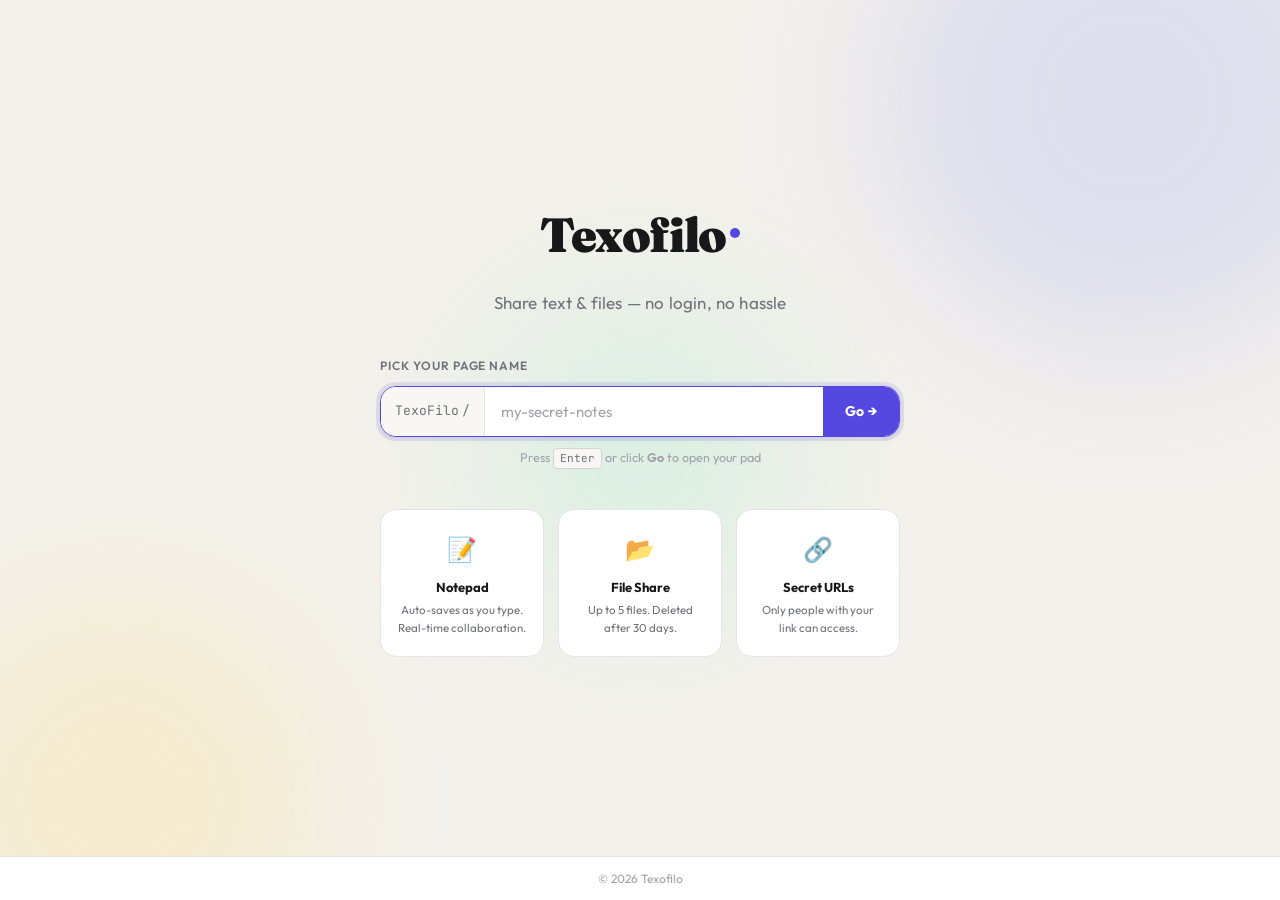
<file: index.html>
<!DOCTYPE html>
<html lang="en">
<head>
  <meta charset="UTF-8" />
  <meta name="viewport" content="width=device-width, initial-scale=1.0" />
  <title>Texofilo — Share text &amp; files</title>
  <meta name="description" content="The simplest way to share text and files online. No login required." />
  <meta name="theme-color" content="#F3F1EC" />
  <link rel="icon" type="image/svg+xml" href="data:image/svg+xml,%3Csvg xmlns='http://www.w3.org/2000/svg' viewBox='0 0 32 32'%3E%3Crect width='32' height='32' rx='8' fill='%2318181B'/%3E%3Ctext x='5' y='22' font-family='Georgia,serif' font-weight='900' font-size='16' fill='%23FFFFFF'%3ETx%3C/text%3E%3Ccircle cx='27' cy='9' r='3.5' fill='%235548E0'/%3E%3C/svg%3E" />
  <link rel="stylesheet" href="css/shared.css" />
  <link rel="stylesheet" href="css/index.css" />
</head>
<body>

  <!-- Background blobs -->
  <div class="bg-blobs" aria-hidden="true">
    <div class="blob blob-1"></div>
    <div class="blob blob-2"></div>
    <div class="blob blob-3"></div>
  </div>

  <main>
    <!-- Masthead -->
    <header class="site-header">
      <div class="logo-mark">
        <span class="logo-text">Texofilo</span>
        <div class="logo-dot"></div>
      </div>
      <p class="site-tagline">Share text &amp; files — no login, no hassle</p>
    </header>

    <!-- Search Form -->
    <div class="search-form-wrap">
      <label class="search-label" for="path-input">Pick your page name</label>
      <div class="search-row">
        <div class="search-prefix" aria-hidden="true">TexoFilo&thinsp;/</div>
        <input
          type="text"
          id="path-input"
          class="search-input"
          placeholder="my-secret-notes"
          autocomplete="off"
          autocorrect="off"
          autocapitalize="none"
          spellcheck="false"
          maxlength="64"
        />
        <button class="search-btn" id="go-btn" aria-label="Go to pad">Go →</button>
      </div>
      <p class="search-hint">
        Press <kbd>Enter</kbd> or click <strong>Go</strong> to open your pad
      </p>
    </div>

    <!-- Features -->
    <div class="features-row" aria-label="Features">
      <div class="feat-card">
        <div class="feat-emoji">📝</div>
        <div class="feat-name">Notepad</div>
        <div class="feat-desc">Auto-saves as you type. Real-time collaboration.</div>
      </div>
      <div class="feat-card">
        <div class="feat-emoji">📂</div>
        <div class="feat-name">File Share</div>
        <div class="feat-desc">Up to 5 files. Deleted after 30 days.</div>
      </div>
      <div class="feat-card">
        <div class="feat-emoji">🔗</div>
        <div class="feat-name">Secret URLs</div>
        <div class="feat-desc">Only people with your link can access.</div>
      </div>
    </div>
  </main>

  <footer>
    <span>© 2026 Texofilo</span>
  </footer>

  <div id="toast"></div>

  <script type="module" src="js/index.js"></script>
</body>
</html>
</file>
<file: css/shared.css>
/* ─────────────────────────────────────────
   TEXOFILO — Shared Styles
   Design: Warm Studio Light
   Fonts: Fraunces (brand) + Outfit (UI) + JetBrains Mono (code)
───────────────────────────────────────── */

@import url('https://fonts.googleapis.com/css2?family=Fraunces:ital,opsz,wght@0,9..144,400;0,9..144,700;0,9..144,900;1,9..144,400&family=Outfit:wght@300;400;500;600;700&family=JetBrains+Mono:wght@400;500&display=swap');

/* ── Reset ── */
*, *::before, *::after {
  margin: 0; padding: 0;
  box-sizing: border-box;
  -webkit-font-smoothing: antialiased;
  -moz-osx-font-smoothing: grayscale;
}

/* ── Tokens ── */
:root {
  --bg:          #F3F1EC;
  --surface:     #FFFFFF;
  --surface2:    #F8F7F4;
  --surface3:    #F0EEE9;

  --accent:      #5548E0;
  --accent-h:    #4338CA;
  --accent-lt:   #EEEDFB;
  --accent-text: #3730A3;

  --amber:       #D97706;
  --amber-lt:    #FEF3C7;
  --green:       #16A34A;
  --green-lt:    #DCFCE7;
  --red:         #DC2626;
  --red-lt:      #FEE2E2;

  --text:        #18181B;
  --text2:       #3F3F46;
  --muted:       #71717A;
  --muted2:      #A1A1AA;
  --border:      #E4E4E7;
  --border2:     #D4D4D8;

  --shadow-sm:   0 1px 2px rgba(0,0,0,0.05);
  --shadow:      0 1px 4px rgba(0,0,0,0.06), 0 2px 8px rgba(0,0,0,0.04);
  --shadow-md:   0 4px 12px rgba(0,0,0,0.08), 0 2px 4px rgba(0,0,0,0.04);
  --shadow-lg:   0 8px 32px rgba(0,0,0,0.10), 0 2px 8px rgba(0,0,0,0.06);

  --radius-sm:   6px;
  --radius:      10px;
  --radius-lg:   16px;
  --radius-xl:   22px;

  --ff-brand:    'Fraunces', Georgia, serif;
  --ff-ui:       'Outfit', system-ui, sans-serif;
  --ff-mono:     'JetBrains Mono', 'Courier New', monospace;

  --transition:  0.18s cubic-bezier(0.4, 0, 0.2, 1);
}

/* ── Base ── */
html { height: 100%; scroll-behavior: smooth; }

body {
  background: var(--bg);
  color: var(--text);
  font-family: var(--ff-ui);
  font-size: 15px;
  line-height: 1.6;
  min-height: 100%;
}

/* ── Scrollbar ── */
::-webkit-scrollbar { width: 6px; height: 6px; }
::-webkit-scrollbar-track { background: transparent; }
::-webkit-scrollbar-thumb { background: var(--border2); border-radius: 3px; }
::-webkit-scrollbar-thumb:hover { background: var(--muted2); }

/* ── Typography ── */
h1, h2, h3, h4 { line-height: 1.2; font-weight: 700; color: var(--text); }

/* ── Focus Ring ── */
:focus-visible {
  outline: 2px solid var(--accent);
  outline-offset: 2px;
  border-radius: var(--radius-sm);
}

/* ── Common Buttons ── */
.btn {
  display: inline-flex;
  align-items: center;
  justify-content: center;
  gap: 7px;
  padding: 9px 18px;
  border-radius: var(--radius);
  font-family: var(--ff-ui);
  font-size: 14px;
  font-weight: 600;
  cursor: pointer;
  border: none;
  text-decoration: none;
  transition: all var(--transition);
  white-space: nowrap;
  user-select: none;
  -webkit-user-select: none;
}

.btn-primary {
  background: var(--accent);
  color: #fff;
  box-shadow: 0 1px 3px rgba(85,72,224,0.3);
}
.btn-primary:hover {
  background: var(--accent-h);
  box-shadow: 0 3px 10px rgba(85,72,224,0.35);
  transform: translateY(-1px);
}
.btn-primary:active { transform: translateY(0); }

.btn-ghost {
  background: transparent;
  color: var(--muted);
  border: 1.5px solid var(--border);
}
.btn-ghost:hover { background: var(--surface2); color: var(--text2); border-color: var(--border2); }

.btn-danger {
  background: transparent;
  color: var(--red);
  border: 1.5px solid #FECACA;
}
.btn-danger:hover { background: var(--red-lt); border-color: #FCA5A5; }

.btn-sm {
  padding: 6px 12px;
  font-size: 13px;
  border-radius: var(--radius-sm);
}

.btn-icon {
  padding: 8px;
  border-radius: var(--radius-sm);
  background: transparent;
  border: none;
  color: var(--muted);
  cursor: pointer;
  transition: all var(--transition);
  display: inline-flex;
  align-items: center;
  justify-content: center;
  width: 34px;
  height: 34px;
}
.btn-icon:hover { background: var(--surface3); color: var(--text2); }

/* ── Badge ── */
.badge {
  display: inline-flex;
  align-items: center;
  justify-content: center;
  min-width: 20px;
  height: 20px;
  padding: 0 6px;
  border-radius: 100px;
  font-size: 11px;
  font-weight: 600;
  line-height: 1;
  background: var(--accent-lt);
  color: var(--accent-text);
}

/* ── Toast ── */
#toast {
  position: fixed;
  bottom: 24px;
  right: 24px;
  z-index: 9999;
  display: flex;
  flex-direction: column;
  gap: 8px;
  pointer-events: none;
}

.toast-item {
  display: flex;
  align-items: center;
  gap: 10px;
  background: var(--text);
  color: #fff;
  padding: 12px 18px;
  border-radius: var(--radius);
  font-size: 13px;
  font-weight: 500;
  box-shadow: var(--shadow-lg);
  max-width: 320px;
  animation: toastIn 0.28s cubic-bezier(0.34,1.56,0.64,1) both;
  pointer-events: auto;
}

.toast-item.removing {
  animation: toastOut 0.22s ease both;
}

@keyframes toastIn {
  from { opacity: 0; transform: translateY(16px) scale(0.95); }
  to   { opacity: 1; transform: translateY(0) scale(1); }
}
@keyframes toastOut {
  to { opacity: 0; transform: translateY(8px) scale(0.95); }
}

/* ── Dialog/Modal ── */
.dialog-overlay {
  position: fixed;
  inset: 0;
  background: rgba(24,24,27,0.4);
  backdrop-filter: blur(6px);
  -webkit-backdrop-filter: blur(6px);
  z-index: 1000;
  display: flex;
  align-items: center;
  justify-content: center;
  padding: 16px;
  animation: fadeIn 0.18s ease both;
}

@keyframes fadeIn { from { opacity:0; } to { opacity:1; } }

.dialog-box {
  background: var(--surface);
  border-radius: var(--radius-xl);
  box-shadow: var(--shadow-lg);
  max-width: 860px;
  width: 100%;
  max-height: 90vh;
  display: flex;
  flex-direction: column;
  animation: dialogIn 0.24s cubic-bezier(0.34,1.2,0.64,1) both;
  overflow: hidden;
}

@keyframes dialogIn {
  from { opacity:0; transform: scale(0.94) translateY(12px); }
  to   { opacity:1; transform: scale(1) translateY(0); }
}

.dialog-header {
  padding: 18px 20px;
  border-bottom: 1px solid var(--border);
  display: flex;
  align-items: center;
  gap: 12px;
  flex-shrink: 0;
}

.dialog-icon {
  font-size: 22px;
  width: 40px;
  height: 40px;
  border-radius: var(--radius-sm);
  background: var(--surface2);
  display: flex;
  align-items: center;
  justify-content: center;
  flex-shrink: 0;
}

.dialog-title-wrap { flex: 1; min-width: 0; }

.dialog-title {
  font-size: 15px;
  font-weight: 600;
  white-space: nowrap;
  overflow: hidden;
  text-overflow: ellipsis;
  color: var(--text);
}

.dialog-subtitle {
  font-size: 12px;
  color: var(--muted);
  margin-top: 1px;
}

.dialog-body {
  flex: 1;
  overflow: auto;
  min-height: 0;
}

.dialog-footer {
  padding: 14px 20px;
  border-top: 1px solid var(--border);
  display: flex;
  align-items: center;
  justify-content: flex-end;
  gap: 10px;
  flex-shrink: 0;
  background: var(--surface2);
}

/* Image in dialog */
.dialog-img-wrap {
  display: flex;
  align-items: center;
  justify-content: center;
  padding: 20px;
  background: var(--bg);
  min-height: 300px;
  background-image: repeating-conic-gradient(var(--border) 0% 25%, transparent 0% 50%);
  background-size: 16px 16px;
}

.dialog-img-wrap img {
  max-width: 100%;
  max-height: 65vh;
  object-fit: contain;
  border-radius: var(--radius);
  box-shadow: var(--shadow-md);
  cursor: zoom-in;
  transition: transform 0.3s;
}

.dialog-img-wrap img.zoomed {
  cursor: zoom-out;
  transform: scale(1.5);
}

/* Text in dialog */
.dialog-text-wrap {
  padding: 0;
}

.dialog-text-wrap pre {
  margin: 0;
  padding: 20px 24px;
  font-family: var(--ff-mono);
  font-size: 13px;
  line-height: 1.7;
  color: var(--text2);
  white-space: pre-wrap;
  word-break: break-word;
  overflow-x: auto;
  max-height: 65vh;
  overflow-y: auto;
  background: #FAFAF8;
  tab-size: 2;
}

/* ── Utility ── */
.visually-hidden { position: absolute; width:1px; height:1px; overflow:hidden; clip:rect(0,0,0,0); }

/* ── Animations ── */
@keyframes fadeUp {
  from { opacity:0; transform:translateY(14px); }
  to   { opacity:1; transform:translateY(0); }
}

@keyframes pulse { 0%,100%{opacity:1} 50%{opacity:0.4} }

/* ── Mobile ── */
@media (max-width: 640px) {
  .dialog-box { border-radius: var(--radius-lg); max-height: 95vh; }
  .dialog-img-wrap img { max-height: 55vh; }
  .dialog-text-wrap pre { font-size: 12px; padding: 14px 16px; max-height: 55vh; }
}
</file>
<file: css/index.css>
/* ─────────────────────────────────────────
   TEXOFILO — Index Page Styles
───────────────────────────────────────── */

body {
  min-height: 100vh;
  display: flex;
  flex-direction: column;
}

/* ── Background decoration ── */
.bg-blobs {
  position: fixed;
  inset: 0;
  overflow: hidden;
  pointer-events: none;
  z-index: 0;
}

.blob {
  position: absolute;
  border-radius: 50%;
  filter: blur(80px);
  opacity: 0.18;
}

.blob-1 {
  width: 500px; height: 500px;
  background: #818CF8;
  top: -150px; right: -100px;
  animation: blobDrift 12s ease-in-out infinite alternate;
}

.blob-2 {
  width: 400px; height: 400px;
  background: #FCD34D;
  bottom: -100px; left: -80px;
  animation: blobDrift 16s ease-in-out infinite alternate-reverse;
}

.blob-3 {
  width: 300px; height: 300px;
  background: #6EE7B7;
  top: 50%; left: 50%;
  transform: translate(-50%, -50%);
  animation: blobDrift 20s ease-in-out infinite alternate;
}

@keyframes blobDrift {
  from { transform: translate(0, 0) scale(1); }
  to   { transform: translate(20px, 30px) scale(1.08); }
}

/* ── Layout ── */
main {
  position: relative;
  z-index: 1;
  flex: 1;
  display: flex;
  flex-direction: column;
  align-items: center;
  justify-content: center;
  padding: 48px 24px 80px;
  gap: 40px;
}

/* ── Header ── */
.site-header {
  text-align: center;
  animation: fadeUp 0.5s ease both;
}

.logo-mark {
  display: inline-flex;
  align-items: center;
  gap: 4px;
  margin-bottom: 24px;
}

.logo-text {
  font-family: var(--ff-brand);
  font-size: 48px;
  font-weight: 900;
  color: var(--text);
  letter-spacing: -0.03em;
  line-height: 1;
}

.logo-dot {
  width: 10px;
  height: 10px;
  border-radius: 50%;
  background: var(--accent);
  margin-bottom: 4px;
  flex-shrink: 0;
}

.site-tagline {
  font-size: 17px;
  color: var(--muted);
  font-weight: 400;
  margin-top: 6px;
  letter-spacing: 0.01em;
}

/* ── Search Form ── */
.search-form-wrap {
  width: 100%;
  max-width: 520px;
  animation: fadeUp 0.5s 0.08s ease both;
}

.search-label {
  display: block;
  font-size: 12px;
  font-weight: 600;
  color: var(--muted);
  text-transform: uppercase;
  letter-spacing: 0.08em;
  margin-bottom: 10px;
}

.search-row {
  display: flex;
  background: var(--surface);
  border: 1.5px solid var(--border);
  border-radius: var(--radius-lg);
  overflow: hidden;
  box-shadow: var(--shadow);
  transition: border-color var(--transition), box-shadow var(--transition);
}

.search-row:focus-within {
  border-color: var(--accent);
  box-shadow: 0 0 0 4px rgba(85,72,224,0.12), var(--shadow);
}

.search-prefix {
  padding: 0 14px;
  font-family: var(--ff-mono);
  font-size: 13px;
  color: var(--muted);
  background: var(--surface2);
  border-right: 1.5px solid var(--border);
  display: flex;
  align-items: center;
  white-space: nowrap;
  flex-shrink: 0;
  user-select: none;
}

.search-input {
  flex: 1;
  padding: 15px 16px;
  border: none;
  outline: none;
  font-family: var(--ff-ui);
  font-size: 15px;
  font-weight: 500;
  color: var(--text);
  background: transparent;
  min-width: 0;
}

.search-input::placeholder { color: var(--muted2); font-weight: 400; }

.search-btn {
  padding: 0 22px;
  background: var(--accent);
  color: #fff;
  border: none;
  font-family: var(--ff-ui);
  font-size: 14px;
  font-weight: 700;
  cursor: pointer;
  letter-spacing: 0.02em;
  transition: background var(--transition);
  flex-shrink: 0;
  border-radius: 0;
}

.search-btn:hover { background: var(--accent-h); }

.search-hint {
  margin-top: 10px;
  font-size: 12.5px;
  color: var(--muted2);
  text-align: center;
}

.search-hint kbd {
  display: inline-block;
  padding: 1px 6px;
  background: var(--surface2);
  border: 1px solid var(--border2);
  border-radius: 4px;
  font-family: var(--ff-mono);
  font-size: 11px;
  color: var(--muted);
}

/* ── Features ── */
.features-row {
  display: grid;
  grid-template-columns: repeat(3, 1fr);
  gap: 14px;
  width: 100%;
  max-width: 520px;
  animation: fadeUp 0.5s 0.16s ease both;
}

.feat-card {
  background: var(--surface);
  border: 1.5px solid var(--border);
  border-radius: var(--radius-lg);
  padding: 20px 16px;
  text-align: center;
  transition: all var(--transition);
}

.feat-card:hover {
  border-color: var(--accent);
  box-shadow: var(--shadow-md);
  transform: translateY(-2px);
}

.feat-emoji { font-size: 24px; margin-bottom: 8px; }

.feat-name {
  font-size: 13px;
  font-weight: 700;
  color: var(--text);
  margin-bottom: 4px;
}

.feat-desc { font-size: 11.5px; color: var(--muted); line-height: 1.5; }

/* ── Footer ── */
footer {
  position: fixed;
  bottom: 0; left: 0; right: 0;
  z-index: 10;
  height: 44px;
  background: var(--surface);
  border-top: 1px solid var(--border);
  display: flex;
  align-items: center;
  justify-content: center;
  gap: 20px;
}

footer span, footer a {
  font-size: 12px;
  color: var(--muted2);
  text-decoration: none;
}

footer a:hover { color: var(--accent); }

/* ── Mobile ── */
@media (max-width: 480px) {
  .logo-text { font-size: 36px; }
  .site-tagline { font-size: 15px; }
  .features-row { grid-template-columns: 1fr; gap: 10px; }
  .feat-card { padding: 14px 16px; text-align: left; display: flex; align-items: center; gap: 14px; }
  .feat-emoji { font-size: 20px; margin: 0; flex-shrink: 0; }
  main { padding: 40px 16px 70px; }
}
</file>
